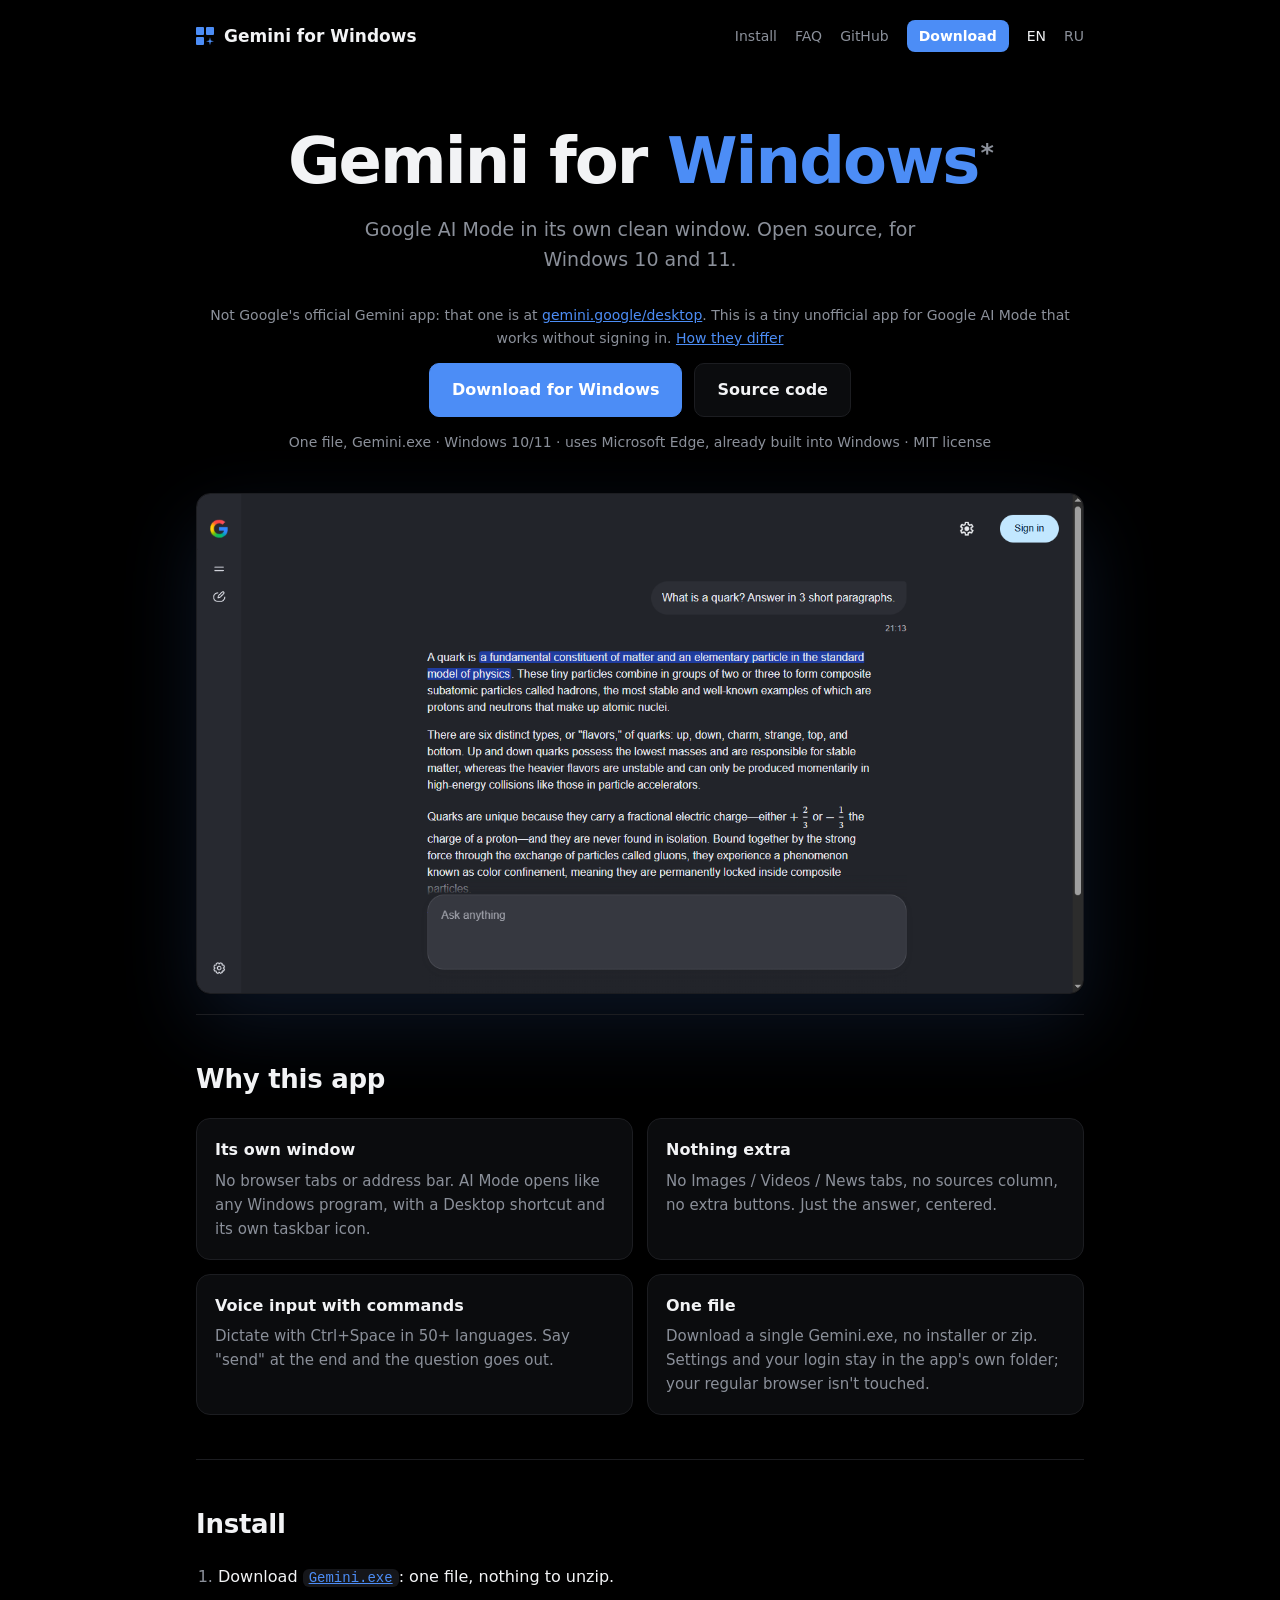
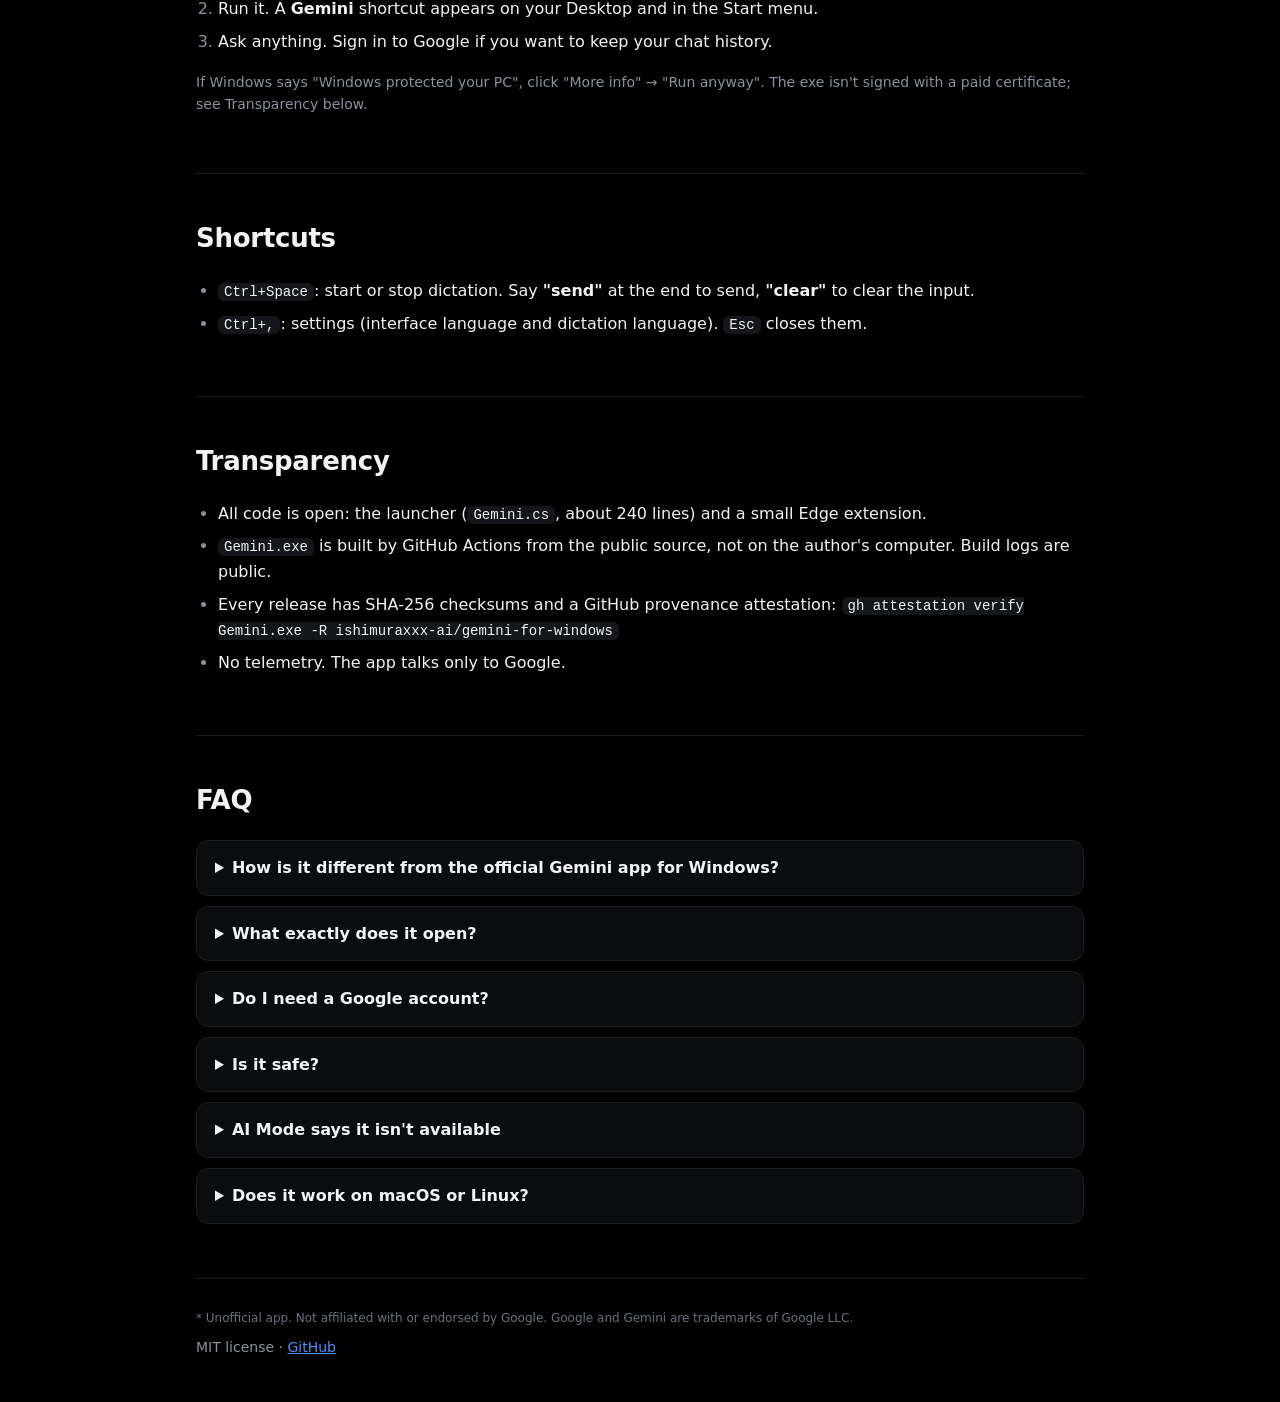
<file: docs/index.html>
<!doctype html>
<html lang="en">
<head>
  <meta charset="utf-8">
  <meta name="viewport" content="width=device-width, initial-scale=1">
  <title>Gemini for Windows: Google AI Mode as a desktop app for Windows 10/11 (free, open source)</title>
  <meta name="description" content="Free, open-source app for Windows 10 and 11: Google AI Mode (Gemini) in its own clean window with a Desktop shortcut, no search tabs or source columns, centered chat and voice input with commands. Unofficial, not the official Gemini app.">
  <link rel="canonical" href="https://ishimuraxxx-ai.github.io/gemini-for-windows/">
  <link rel="alternate" hreflang="en" href="https://ishimuraxxx-ai.github.io/gemini-for-windows/">
  <link rel="alternate" hreflang="ru" href="https://ishimuraxxx-ai.github.io/gemini-for-windows/ru/">
  <link rel="alternate" hreflang="x-default" href="https://ishimuraxxx-ai.github.io/gemini-for-windows/">
  <meta property="og:type" content="website">
  <meta property="og:title" content="Gemini for Windows: Google AI Mode as a desktop app">
  <meta property="og:description" content="Free, open-source app for Windows 10 and 11: Google AI Mode (Gemini) in its own clean window.">
  <meta property="og:image" content="https://ishimuraxxx-ai.github.io/gemini-for-windows/screenshot-en.png">
  <meta name="theme-color" content="#000000">
  <link rel="icon" href="logo.svg" type="image/svg+xml">
  <link rel="stylesheet" href="style.css">
  <script type="application/ld+json">
  {
    "@context": "https://schema.org",
    "@type": "SoftwareApplication",
    "name": "Gemini for Windows",
    "applicationCategory": "UtilitiesApplication",
    "operatingSystem": "Windows 10, Windows 11",
    "softwareVersion": "1.0.4",
    "description": "Unofficial open-source app for Windows 10 and 11: Google AI Mode (Gemini) in its own clean Microsoft Edge window with a Desktop shortcut, no search tabs or source columns, a centered chat and voice input with commands.",
    "offers": { "@type": "Offer", "price": "0", "priceCurrency": "USD" },
    "license": "https://opensource.org/licenses/MIT",
    "downloadUrl": "https://github.com/ishimuraxxx-ai/gemini-for-windows/releases/latest/download/Gemini.exe",
    "codeRepository": "https://github.com/ishimuraxxx-ai/gemini-for-windows",
    "screenshot": "https://ishimuraxxx-ai.github.io/gemini-for-windows/screenshot-en.png"
  }
  </script>
  <script type="application/ld+json">
  {
    "@context": "https://schema.org",
    "@type": "FAQPage",
    "mainEntity": [
      { "@type": "Question", "name": "What does Gemini for Windows open?",
        "acceptedAnswer": { "@type": "Answer", "text": "Google AI Mode (google.com/search?udm=50), Google Search's AI chat powered by Gemini, in its own Microsoft Edge window. The search tabs, the sources column and extra buttons are hidden and the chat is centered." } },
      { "@type": "Question", "name": "How do I install it on Windows 10 or 11?",
        "acceptedAnswer": { "@type": "Answer", "text": "Download Gemini.exe (a single file) from the GitHub Releases page and run it. A Gemini shortcut appears on the Desktop and in the Start menu." } },
      { "@type": "Question", "name": "Do I need a Google account?",
        "acceptedAnswer": { "@type": "Answer", "text": "No. AI Mode answers without signing in. Sign in to keep your chat history." } },
      { "@type": "Question", "name": "Is it safe?",
        "acceptedAnswer": { "@type": "Answer", "text": "All code is open. Gemini.exe is built publicly by GitHub Actions with SHA-256 checksums and a GitHub build-provenance attestation. The app collects no data." } },
      { "@type": "Question", "name": "Is it official?",
        "acceptedAnswer": { "@type": "Answer", "text": "No. It is an unofficial open-source project, not affiliated with or endorsed by Google. Google's official Gemini app for Windows is at gemini.google/desktop." } },
      { "@type": "Question", "name": "How is it different from the official Gemini app for Windows?",
        "acceptedAnswer": { "@type": "Answer", "text": "Google's official Gemini app for Windows (gemini.google/desktop, released in September 2026) is the full Gemini assistant: it opens over other windows with Alt+Space and adds Google apps integration, image and video generation and agent features. Gemini for Windows is an unofficial ~45 KB app that opens something else: Google AI Mode, the AI chat in Google Search that answers from the web, and it works without signing in. It adds voice input with commands in 55 languages. If you want the full Gemini assistant, use the official app." } }
    ]
  }
  </script>
</head>
<body>
  <div class="wrap">
    <header>
      <a class="brand" href="index.html"><span class="win"><i></i><i></i><i></i><i></i></span>Gemini for Windows</a>
      <nav>
        <a href="#install">Install</a>
        <a href="#faq">FAQ</a>
        <a href="https://github.com/ishimuraxxx-ai/gemini-for-windows">GitHub</a>
        <a class="dl" href="https://github.com/ishimuraxxx-ai/gemini-for-windows/releases/latest/download/Gemini.exe">Download</a>
        <a href="index.html" aria-current="page">EN</a>
        <a href="ru/index.html" hreflang="ru">RU</a>
      </nav>
    </header>

    <main>
      <section class="hero">
        <h1>Gemini for <span>Windows</span><sup>*</sup></h1>
        <p class="lead">Google AI Mode in its own clean window. Open source, for Windows 10 and 11.</p>
        <p class="note">Not Google's official Gemini app: that one is at <a href="https://gemini.google/desktop/">gemini.google/desktop</a>. This is a tiny unofficial app for Google AI Mode that works without signing in. <a href="#faq">How they differ</a></p>
        <div class="cta">
          <a class="btn primary" href="https://github.com/ishimuraxxx-ai/gemini-for-windows/releases/latest/download/Gemini.exe">Download for Windows</a>
          <a class="btn" href="https://github.com/ishimuraxxx-ai/gemini-for-windows">Source code</a>
        </div>
        <p class="note">One file, Gemini.exe · Windows 10/11 · uses Microsoft Edge, already built into Windows · MIT license</p>
        <div class="shot"><img src="screenshot-en.png" width="1280" height="720" alt="Gemini for Windows: a Google AI Mode answer in a clean dark window with a centered chat"></div>
      </section>

      <section>
        <h2>Why this app</h2>
        <div class="grid">
          <div class="card"><h3>Its own window</h3><p>No browser tabs or address bar. AI Mode opens like any Windows program, with a Desktop shortcut and its own taskbar icon.</p></div>
          <div class="card"><h3>Nothing extra</h3><p>No Images / Videos / News tabs, no sources column, no extra buttons. Just the answer, centered.</p></div>
          <div class="card"><h3>Voice input with commands</h3><p>Dictate with Ctrl+Space in 50+ languages. Say "send" at the end and the question goes out.</p></div>
          <div class="card"><h3>One file</h3><p>Download a single Gemini.exe, no installer or zip. Settings and your login stay in the app's own folder; your regular browser isn't touched.</p></div>
        </div>
      </section>

      <section id="install">
        <h2>Install</h2>
        <ol>
          <li>Download <a href="https://github.com/ishimuraxxx-ai/gemini-for-windows/releases/latest/download/Gemini.exe"><code>Gemini.exe</code></a>: one file, nothing to unzip.</li>
          <li>Run it. A <b>Gemini</b> shortcut appears on your Desktop and in the Start menu.</li>
          <li>Ask anything. Sign in to Google if you want to keep your chat history.</li>
        </ol>
        <p class="note">If Windows says "Windows protected your PC", click "More info" → "Run anyway". The exe isn't signed with a paid certificate; see Transparency below.</p>
      </section>

      <section>
        <h2>Shortcuts</h2>
        <ul>
          <li><code>Ctrl+Space</code>: start or stop dictation. Say <b>"send"</b> at the end to send, <b>"clear"</b> to clear the input.</li>
          <li><code>Ctrl+,</code>: settings (interface language and dictation language). <code>Esc</code> closes them.</li>
        </ul>
      </section>

      <section>
        <h2>Transparency</h2>
        <ul>
          <li>All code is open: the launcher (<code>Gemini.cs</code>, about 240 lines) and a small Edge extension.</li>
          <li><code>Gemini.exe</code> is built by GitHub Actions from the public source, not on the author's computer. Build logs are public.</li>
          <li>Every release has SHA-256 checksums and a GitHub provenance attestation: <code>gh attestation verify Gemini.exe -R ishimuraxxx-ai/gemini-for-windows</code></li>
          <li>No telemetry. The app talks only to Google.</li>
        </ul>
      </section>

      <section id="faq">
        <h2>FAQ</h2>
        <details><summary>How is it different from the official Gemini app for Windows?</summary>
          <p>Google's official Gemini app for Windows (gemini.google/desktop, released in September 2026) is the full Gemini assistant: it opens over other windows with Alt+Space and adds Google apps integration, image and video generation and agent features. Gemini for Windows is an unofficial ~45 KB app that opens something else: Google AI Mode, the AI chat in Google Search that answers from the web, and it works without signing in. It adds voice input with commands in 55 languages. If you want the full Gemini assistant, use the official app.</p></details>
        <details><summary>What exactly does it open?</summary>
          <p>Google AI Mode (<code>google.com/search?udm=50</code>), the AI chat in Google Search powered by Gemini. The app shows it in its own window and hides everything except the chat.</p></details>
        <details><summary>Do I need a Google account?</summary>
          <p>No. AI Mode answers without signing in. Sign in to keep your chat history.</p></details>
        <details><summary>Is it safe?</summary>
          <p>All code is open, and the exe is built publicly by GitHub Actions with checksums and a provenance attestation. The app collects no data and keeps your login only in its own folder.</p></details>
        <details><summary>AI Mode says it isn't available</summary>
          <p>AI Mode isn't offered in every country. Use a VPN with a server in a country where it is available.</p></details>
        <details><summary>Does it work on macOS or Linux?</summary>
          <p>No, only Windows 10/11 with Microsoft Edge.</p></details>
      </section>
    </main>

    <footer>
      <p class="fine">* Unofficial app. Not affiliated with or endorsed by Google. Google and Gemini are trademarks of Google LLC.</p>
      MIT license · <a href="https://github.com/ishimuraxxx-ai/gemini-for-windows">GitHub</a>
    </footer>
  </div>
</body>
</html>
</file>
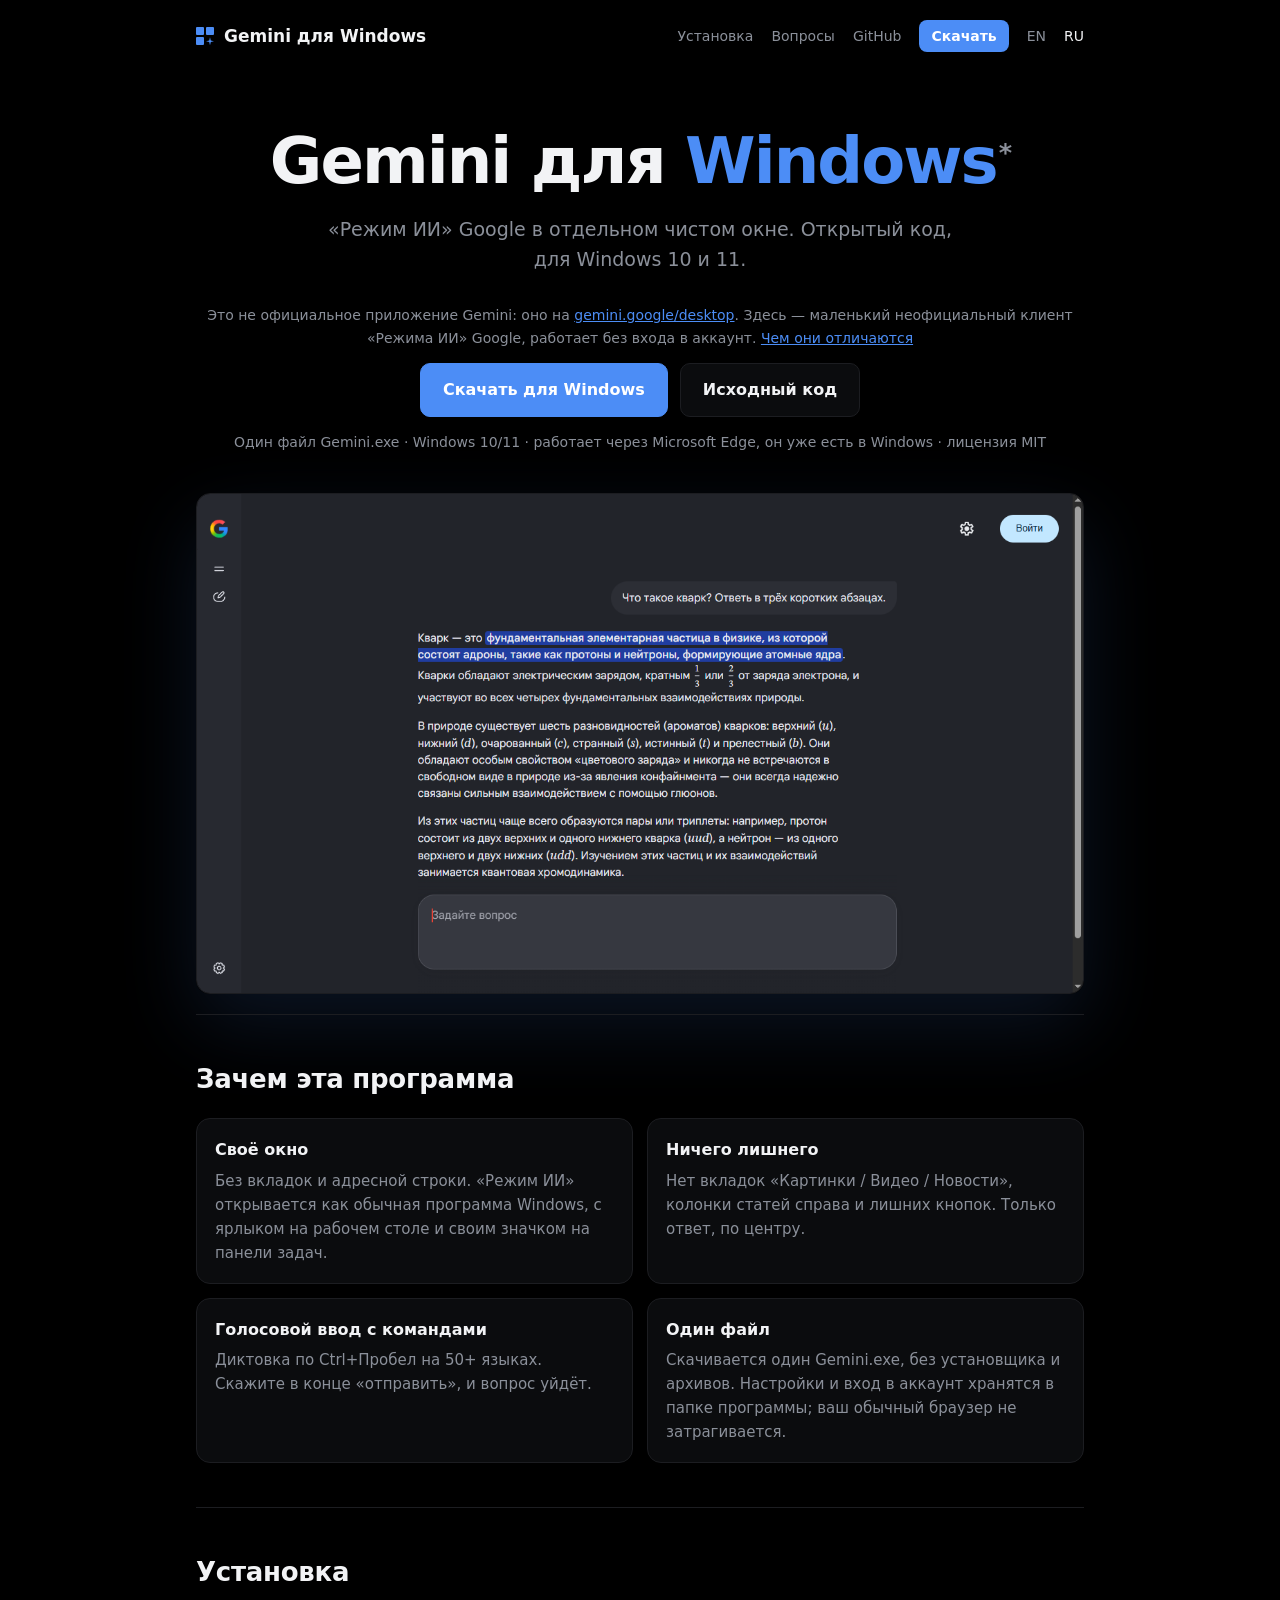
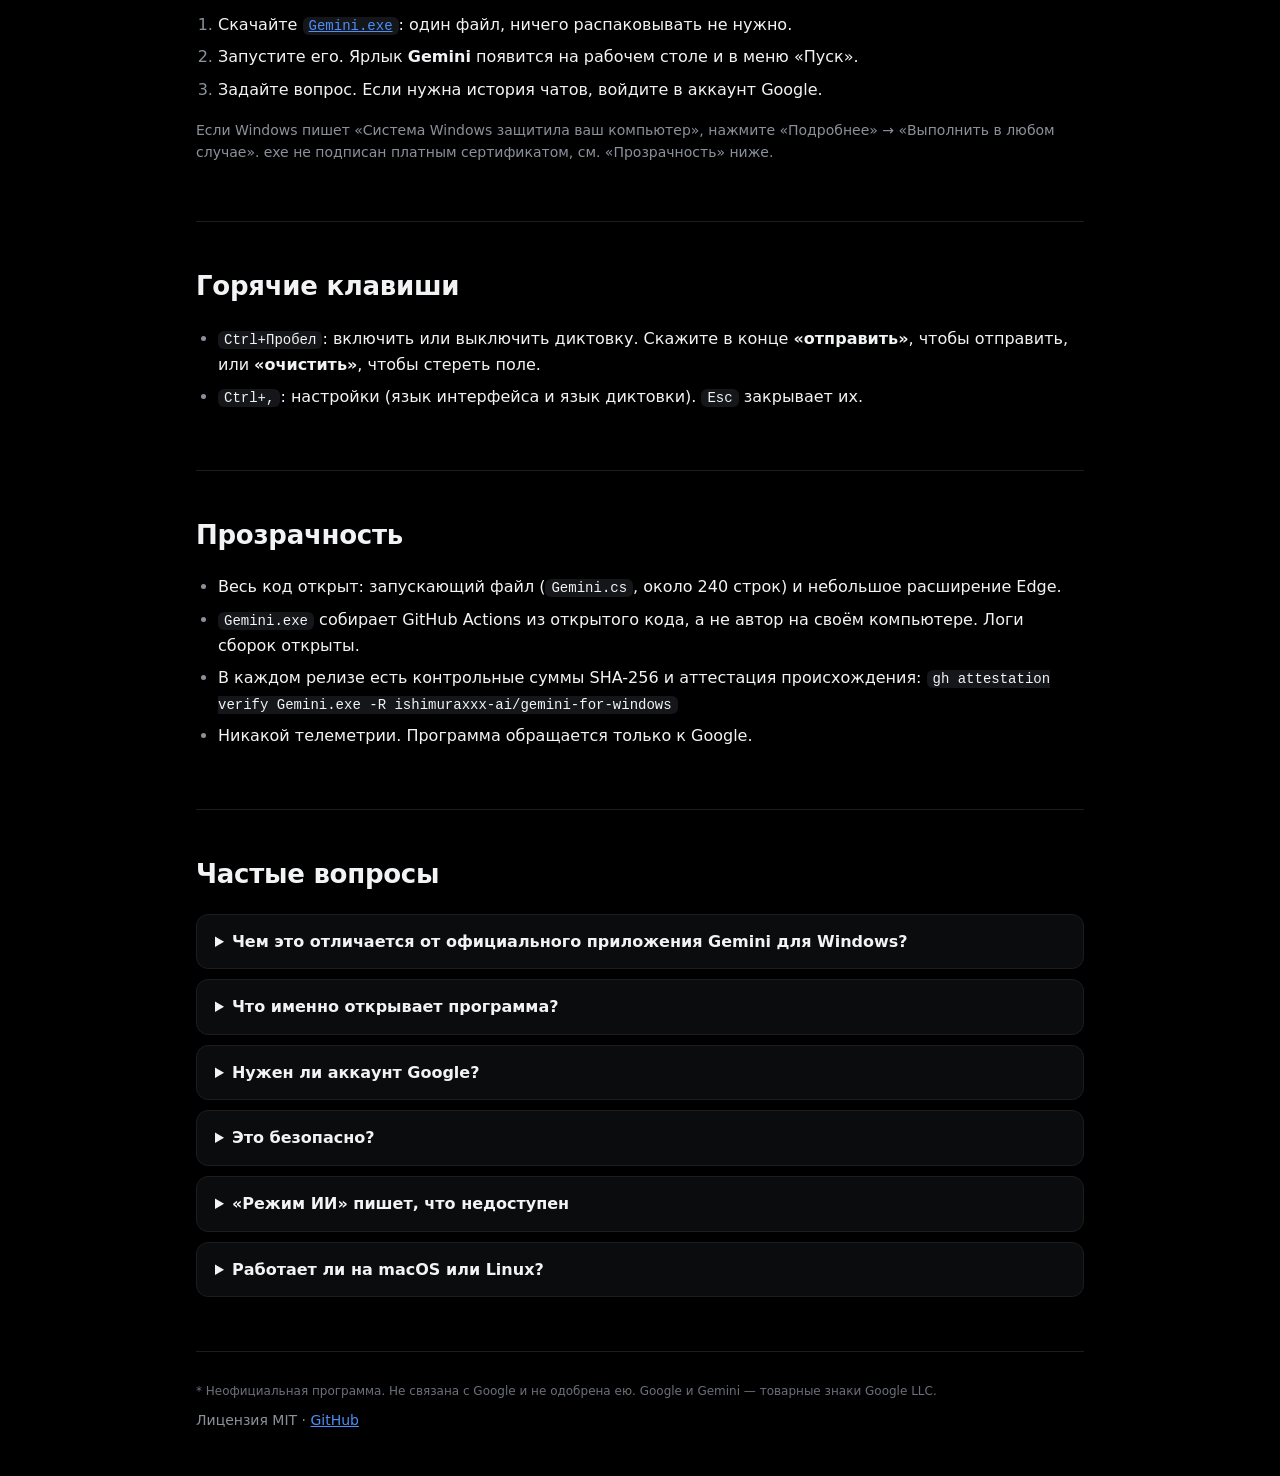
<file: docs/ru/index.html>
<!doctype html>
<html lang="ru">
<head>
  <meta charset="utf-8">
  <meta name="viewport" content="width=device-width, initial-scale=1">
  <title>Gemini для Windows: «Режим ИИ» Google как программа для Windows 10/11 (бесплатно, открытый код)</title>
  <meta name="description" content="Бесплатная программа с открытым кодом для Windows 10 и 11: «Режим ИИ» Google (Gemini) в отдельном чистом окне с ярлыком на рабочем столе, без вкладок поиска и колонки источников, чат по центру и голосовой ввод с командами. Неофициальная, не путать с официальным приложением Gemini.">
  <link rel="canonical" href="https://ishimuraxxx-ai.github.io/gemini-for-windows/ru/">
  <link rel="alternate" hreflang="en" href="https://ishimuraxxx-ai.github.io/gemini-for-windows/">
  <link rel="alternate" hreflang="ru" href="https://ishimuraxxx-ai.github.io/gemini-for-windows/ru/">
  <link rel="alternate" hreflang="x-default" href="https://ishimuraxxx-ai.github.io/gemini-for-windows/">
  <meta property="og:type" content="website">
  <meta property="og:locale" content="ru_RU">
  <meta property="og:title" content="Gemini для Windows: «Режим ИИ» Google как программа">
  <meta property="og:description" content="Бесплатная программа с открытым кодом для Windows 10 и 11: «Режим ИИ» Google (Gemini) в отдельном чистом окне.">
  <meta property="og:image" content="https://ishimuraxxx-ai.github.io/gemini-for-windows/screenshot-ru.png">
  <meta name="theme-color" content="#000000">
  <link rel="icon" href="../logo.svg" type="image/svg+xml">
  <link rel="stylesheet" href="../style.css">
  <script type="application/ld+json">
  {
    "@context": "https://schema.org",
    "@type": "SoftwareApplication",
    "name": "Gemini для Windows",
    "inLanguage": "ru",
    "applicationCategory": "UtilitiesApplication",
    "operatingSystem": "Windows 10, Windows 11",
    "softwareVersion": "1.0.4",
    "description": "Неофициальная программа с открытым кодом для Windows 10 и 11: «Режим ИИ» Google (Gemini) в отдельном чистом окне Microsoft Edge с ярлыком на рабочем столе, без вкладок поиска и колонки источников, с чатом по центру и голосовым вводом с командами.",
    "offers": { "@type": "Offer", "price": "0", "priceCurrency": "RUB" },
    "license": "https://opensource.org/licenses/MIT",
    "downloadUrl": "https://github.com/ishimuraxxx-ai/gemini-for-windows/releases/latest/download/Gemini.exe",
    "codeRepository": "https://github.com/ishimuraxxx-ai/gemini-for-windows",
    "screenshot": "https://ishimuraxxx-ai.github.io/gemini-for-windows/screenshot-ru.png"
  }
  </script>
  <script type="application/ld+json">
  {
    "@context": "https://schema.org",
    "@type": "FAQPage",
    "inLanguage": "ru",
    "mainEntity": [
      { "@type": "Question", "name": "Что открывает Gemini для Windows?",
        "acceptedAnswer": { "@type": "Answer", "text": "«Режим ИИ» Google (google.com/search?udm=50), ИИ-чат Google Поиска на базе Gemini, в отдельном окне Microsoft Edge. Вкладки поиска, колонка источников и лишние кнопки скрыты, чат стоит по центру." } },
      { "@type": "Question", "name": "Как установить на Windows 10 или 11?",
        "acceptedAnswer": { "@type": "Answer", "text": "Скачайте Gemini.exe (один файл) со страницы Releases на GitHub и запустите. Ярлык Gemini появится на рабочем столе и в меню «Пуск»." } },
      { "@type": "Question", "name": "Нужен ли аккаунт Google?",
        "acceptedAnswer": { "@type": "Answer", "text": "Нет. «Режим ИИ» отвечает и без входа. Войдите в аккаунт, чтобы сохранялась история чатов." } },
      { "@type": "Question", "name": "Это безопасно?",
        "acceptedAnswer": { "@type": "Answer", "text": "Весь код открыт. Gemini.exe собирается публично на GitHub Actions с контрольными суммами SHA-256 и аттестацией происхождения. Программа не собирает данные." } },
      { "@type": "Question", "name": "Это официальная программа?",
        "acceptedAnswer": { "@type": "Answer", "text": "Нет. Это неофициальный проект с открытым кодом, не связанный с Google. Официальное приложение Gemini для Windows — на gemini.google/desktop." } },
      { "@type": "Question", "name": "Чем это отличается от официального приложения Gemini для Windows?",
        "acceptedAnswer": { "@type": "Answer", "text": "Официальное приложение Gemini для Windows от Google (gemini.google/desktop, вышло в сентябре 2026 года) — это полный ассистент Gemini: открывается поверх окон по Alt+Пробел, умеет работать с приложениями Google, создавать изображения и видео, выполнять задачи как агент. Gemini для Windows — неофициальная программа размером около 45 КБ, которая открывает другое: \u00abРежим ИИ\u00bb Google, ИИ-чат Google Поиска с ответами по материалам из интернета, и работает без входа в аккаунт. Плюс голосовой ввод с командами на 55 языках. Если нужен полный ассистент Gemini, ставьте официальное приложение." } }
    ]
  }
  </script>
</head>
<body>
  <div class="wrap">
    <header>
      <a class="brand" href="index.html"><span class="win"><i></i><i></i><i></i><i></i></span>Gemini для Windows</a>
      <nav>
        <a href="#install">Установка</a>
        <a href="#faq">Вопросы</a>
        <a href="https://github.com/ishimuraxxx-ai/gemini-for-windows">GitHub</a>
        <a class="dl" href="https://github.com/ishimuraxxx-ai/gemini-for-windows/releases/latest/download/Gemini.exe">Скачать</a>
        <a href="../index.html" hreflang="en">EN</a>
        <a href="index.html" aria-current="page">RU</a>
      </nav>
    </header>

    <main>
      <section class="hero">
        <h1>Gemini для <span>Windows</span><sup>*</sup></h1>
        <p class="lead">«Режим ИИ» Google в отдельном чистом окне. Открытый код, для Windows 10 и 11.</p>
        <p class="note">Это не официальное приложение Gemini: оно на <a href="https://gemini.google/desktop/">gemini.google/desktop</a>. Здесь — маленький неофициальный клиент «Режима ИИ» Google, работает без входа в аккаунт. <a href="#faq">Чем они отличаются</a></p>
        <div class="cta">
          <a class="btn primary" href="https://github.com/ishimuraxxx-ai/gemini-for-windows/releases/latest/download/Gemini.exe">Скачать для Windows</a>
          <a class="btn" href="https://github.com/ishimuraxxx-ai/gemini-for-windows">Исходный код</a>
        </div>
        <p class="note">Один файл Gemini.exe · Windows 10/11 · работает через Microsoft Edge, он уже есть в Windows · лицензия MIT</p>
        <div class="shot"><img src="../screenshot-ru.png" width="1280" height="720" alt="Gemini для Windows: ответ «Режима ИИ» Google в чистом тёмном окне, чат по центру"></div>
      </section>

      <section>
        <h2>Зачем эта программа</h2>
        <div class="grid">
          <div class="card"><h3>Своё окно</h3><p>Без вкладок и адресной строки. «Режим ИИ» открывается как обычная программа Windows, с ярлыком на рабочем столе и своим значком на панели задач.</p></div>
          <div class="card"><h3>Ничего лишнего</h3><p>Нет вкладок «Картинки / Видео / Новости», колонки статей справа и лишних кнопок. Только ответ, по центру.</p></div>
          <div class="card"><h3>Голосовой ввод с командами</h3><p>Диктовка по Ctrl+Пробел на 50+ языках. Скажите в конце «отправить», и вопрос уйдёт.</p></div>
          <div class="card"><h3>Один файл</h3><p>Скачивается один Gemini.exe, без установщика и архивов. Настройки и вход в аккаунт хранятся в папке программы; ваш обычный браузер не затрагивается.</p></div>
        </div>
      </section>

      <section id="install">
        <h2>Установка</h2>
        <ol>
          <li>Скачайте <a href="https://github.com/ishimuraxxx-ai/gemini-for-windows/releases/latest/download/Gemini.exe"><code>Gemini.exe</code></a>: один файл, ничего распаковывать не нужно.</li>
          <li>Запустите его. Ярлык <b>Gemini</b> появится на рабочем столе и в меню «Пуск».</li>
          <li>Задайте вопрос. Если нужна история чатов, войдите в аккаунт Google.</li>
        </ol>
        <p class="note">Если Windows пишет «Система Windows защитила ваш компьютер», нажмите «Подробнее» → «Выполнить в любом случае». exe не подписан платным сертификатом, см. «Прозрачность» ниже.</p>
      </section>

      <section>
        <h2>Горячие клавиши</h2>
        <ul>
          <li><code>Ctrl+Пробел</code>: включить или выключить диктовку. Скажите в конце <b>«отправить»</b>, чтобы отправить, или <b>«очистить»</b>, чтобы стереть поле.</li>
          <li><code>Ctrl+,</code>: настройки (язык интерфейса и язык диктовки). <code>Esc</code> закрывает их.</li>
        </ul>
      </section>

      <section>
        <h2>Прозрачность</h2>
        <ul>
          <li>Весь код открыт: запускающий файл (<code>Gemini.cs</code>, около 240 строк) и небольшое расширение Edge.</li>
          <li><code>Gemini.exe</code> собирает GitHub Actions из открытого кода, а не автор на своём компьютере. Логи сборок открыты.</li>
          <li>В каждом релизе есть контрольные суммы SHA-256 и аттестация происхождения: <code>gh attestation verify Gemini.exe -R ishimuraxxx-ai/gemini-for-windows</code></li>
          <li>Никакой телеметрии. Программа обращается только к Google.</li>
        </ul>
      </section>

      <section id="faq">
        <h2>Частые вопросы</h2>
        <details><summary>Чем это отличается от официального приложения Gemini для Windows?</summary>
          <p>Официальное приложение Gemini для Windows от Google (gemini.google/desktop, вышло в сентябре 2026 года) — это полный ассистент Gemini: открывается поверх окон по Alt+Пробел, умеет работать с приложениями Google, создавать изображения и видео, выполнять задачи как агент. Gemini для Windows — неофициальная программа размером около 45 КБ, которая открывает другое: «Режим ИИ» Google, ИИ-чат Google Поиска с ответами по материалам из интернета, и работает без входа в аккаунт. Плюс голосовой ввод с командами на 55 языках. Если нужен полный ассистент Gemini, ставьте официальное приложение.</p></details>
        <details><summary>Что именно открывает программа?</summary>
          <p>«Режим ИИ» Google (<code>google.com/search?udm=50</code>), ИИ-чат Google Поиска на базе Gemini. Программа показывает его в своём окне и прячет всё, кроме чата.</p></details>
        <details><summary>Нужен ли аккаунт Google?</summary>
          <p>Нет. «Режим ИИ» отвечает и без входа. Войдите в аккаунт, чтобы сохранялась история чатов.</p></details>
        <details><summary>Это безопасно?</summary>
          <p>Весь код открыт, exe собирается публично на GitHub Actions с контрольными суммами и аттестацией происхождения. Программа не собирает данные и хранит вход в аккаунт только в своей папке.</p></details>
        <details><summary>«Режим ИИ» пишет, что недоступен</summary>
          <p>«Режим ИИ» есть не во всех странах. Нужен VPN с сервером в стране, где он доступен.</p></details>
        <details><summary>Работает ли на macOS или Linux?</summary>
          <p>Нет, только Windows 10/11 с Microsoft Edge.</p></details>
      </section>
    </main>

    <footer>
      <p class="fine">* Неофициальная программа. Не связана с Google и не одобрена ею. Google и Gemini — товарные знаки Google LLC.</p>
      Лицензия MIT · <a href="https://github.com/ishimuraxxx-ai/gemini-for-windows">GitHub</a>
    </footer>
  </div>
</body>
</html>
</file>
<file: docs/style.css>
:root {
  --bg: #000000; --fg: #f2f3f5; --muted: #8b909a; --line: #1c1d21; --card: #0b0c0e;
  --accent: #4c8df6; --accent-fg: #ffffff; --code: #15161a;
  color-scheme: dark;
}
* { box-sizing: border-box; }
html { -webkit-text-size-adjust: 100%; }
body {
  margin: 0; background: var(--bg); color: var(--fg);
  font: 16px/1.6 system-ui, -apple-system, "Segoe UI", Roboto, sans-serif;
}
.wrap { max-width: 920px; margin: 0 auto; padding: 0 16px; }
header { padding: 20px 0; display: flex; justify-content: space-between; align-items: center; gap: 12px; }
header .brand { display: flex; align-items: center; gap: 10px; font-weight: 700; font-size: 17px; color: var(--fg); text-decoration: none; }
header .brand .win { width: 18px; height: 18px; display: grid; grid-template-columns: 1fr 1fr; gap: 2px; }
header .brand .win i { background: var(--accent); border-radius: 1px; }
header .brand .win i:last-child { border-radius: 0; clip-path: polygon(50% 0, 60% 40%, 100% 50%, 60% 60%, 50% 100%, 40% 60%, 0 50%, 40% 40%); }
header nav { display: flex; flex-wrap: wrap; justify-content: flex-end; align-items: center; gap: 6px 18px; font-size: 14px; }
header nav a { color: var(--muted); text-decoration: none; }
header nav a:hover, header nav a[aria-current] { color: var(--fg); }
header nav a.dl { color: var(--accent-fg); background: var(--accent); padding: 5px 12px; border-radius: 8px; font-weight: 600; }
header nav a.dl:hover { filter: brightness(1.08); }
@media (max-width: 560px) { header nav a[href^="#"] { display: none; } }
.hero { padding: 56px 0 12px; text-align: center; }
.badge { display: inline-block; font-size: 13px; color: var(--muted); border: 1px solid var(--line); border-radius: 999px; padding: 4px 12px; margin-bottom: 20px; }
.hero h1 { font-size: clamp(34px, 7vw, 64px); line-height: 1.05; margin: 0 0 18px; letter-spacing: -0.03em; font-weight: 800; }
.hero h1 span { color: var(--accent); }
.hero h1 sup { font-size: .4em; color: var(--muted); font-weight: 600; vertical-align: super; margin-left: 2px; }
.hero p.lead { font-size: 19px; color: var(--muted); margin: 0 auto 30px; max-width: 640px; }
.cta { display: flex; flex-wrap: wrap; justify-content: center; gap: 12px; margin-bottom: 14px; }
.btn {
  display: inline-block; padding: 13px 22px; border-radius: 10px; font-weight: 600; text-decoration: none;
  border: 1px solid var(--line); color: var(--fg); background: var(--card);
}
.btn:hover { border-color: #33353b; }
.btn.primary { background: var(--accent); border-color: var(--accent); color: var(--accent-fg); }
.btn.primary:hover { filter: brightness(1.08); }
.note { font-size: 14px; color: var(--muted); }
.shot { margin: 40px 0 8px; border-radius: 14px; overflow: hidden; border: 1px solid var(--line); box-shadow: 0 30px 80px rgba(76,141,246,.14); }
.shot img { display: block; width: 100%; height: auto; }
section { padding: 44px 0; border-top: 1px solid var(--line); }
section.hero { border-top: none; }
h2 { font-size: 26px; margin: 0 0 18px; letter-spacing: -0.01em; }
.grid { display: grid; grid-template-columns: repeat(2, 1fr); gap: 14px; }
@media (max-width: 640px) { .grid { grid-template-columns: 1fr; } }
.card { background: var(--card); border: 1px solid var(--line); border-radius: 14px; padding: 18px; }
.card h3 { margin: 0 0 6px; font-size: 16px; }
.card p { margin: 0; color: var(--muted); font-size: 15px; }
ol, ul { padding-left: 22px; }
li { margin: 7px 0; }
li::marker { color: var(--muted); }
code, pre { font-family: ui-monospace, Consolas, monospace; font-size: 14px; background: var(--code); border-radius: 6px; }
code { padding: 1px 6px; }
details { border: 1px solid var(--line); border-radius: 12px; padding: 14px 18px; margin: 10px 0; background: var(--card); }
summary { cursor: pointer; font-weight: 600; }
details p { margin: 10px 0 0; color: var(--muted); }
a { color: var(--accent); }
footer { padding: 30px 0 44px; border-top: 1px solid var(--line); color: var(--muted); font-size: 14px; }
footer .fine { margin: 0 0 8px; font-size: 12px; color: #6b707a; }
</file>
